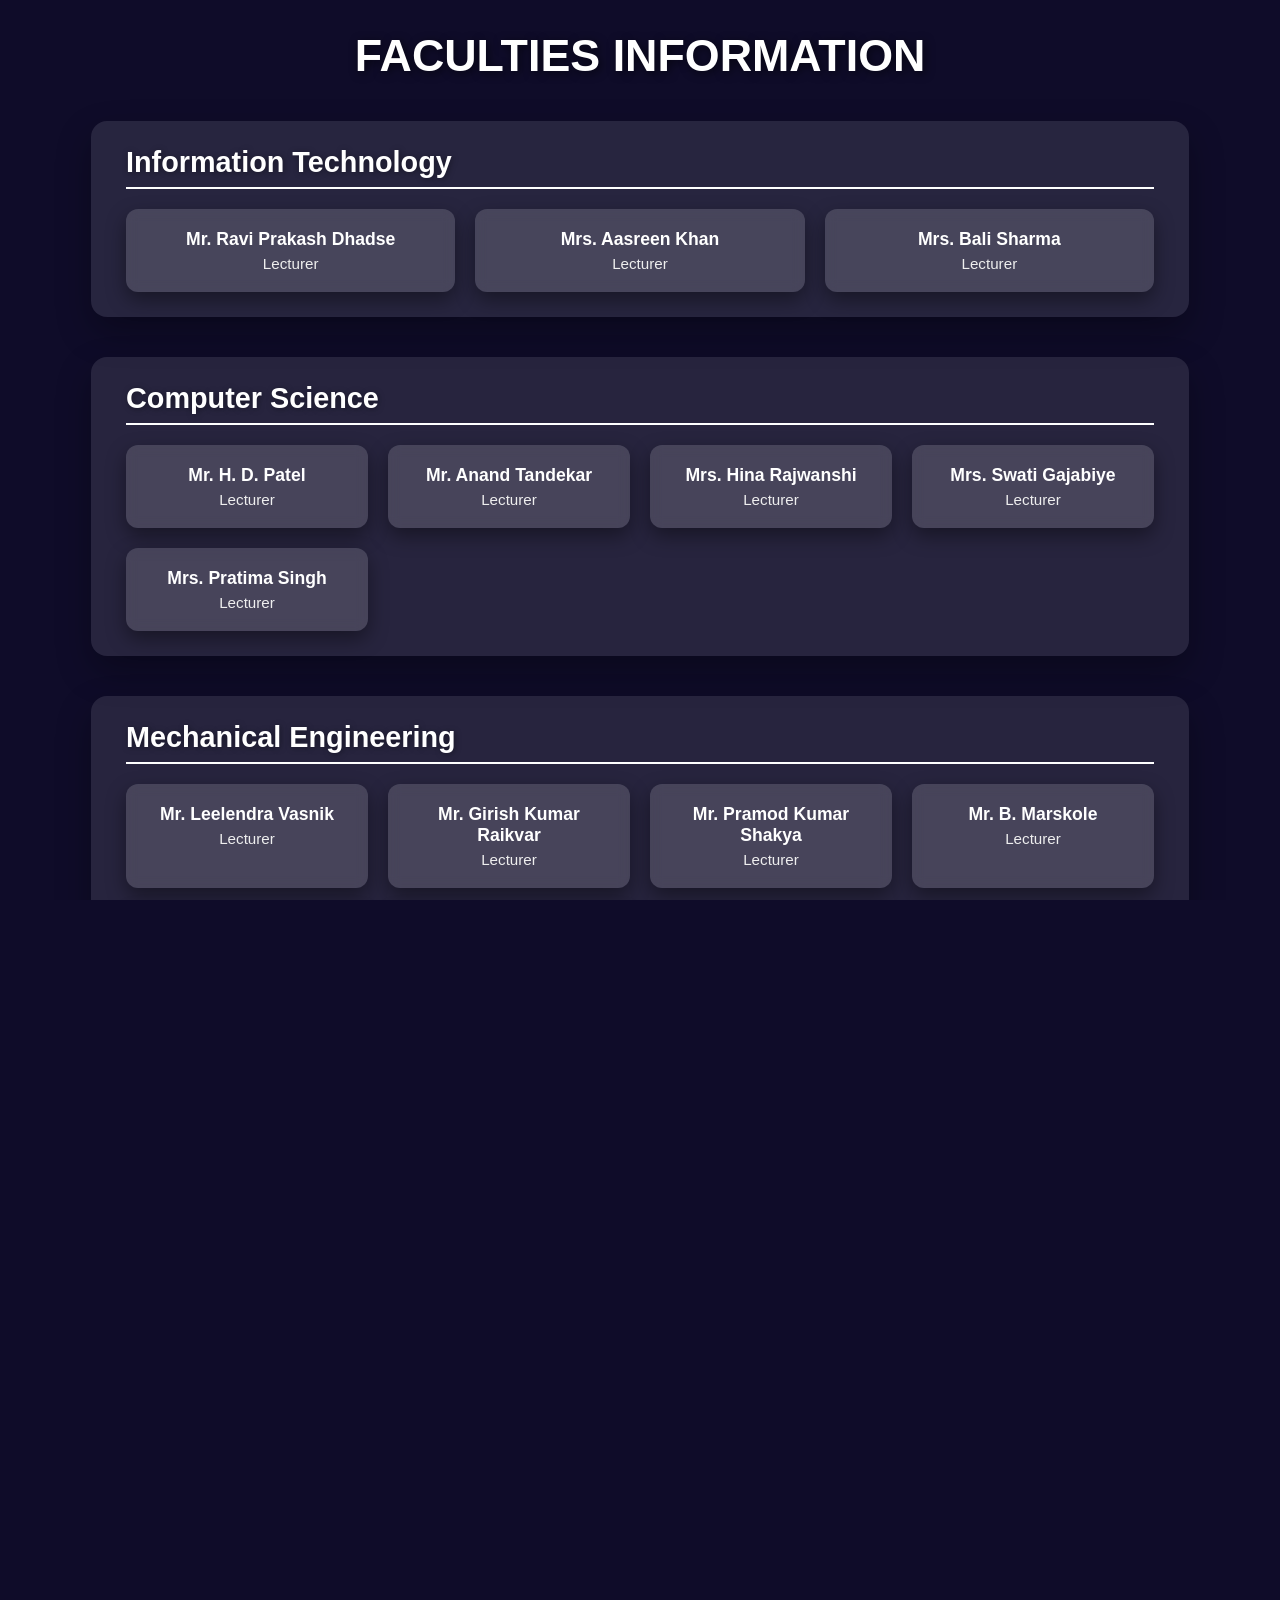
<file: College Website Major Project/index.html>
<!DOCTYPE html>
<html lang="en">
<head>
  <meta charset="UTF-8" />
  <meta name="viewport" content="width=device-width, initial-scale=1.0"/>
  <title>Faculty List - Branch Wise</title>
   <style>
    * {
      box-sizing: border-box;
      margin: 0;
      padding: 0;
      font-family: 'Poppins', sans-serif;
    }
    body, html {
      height: 100%;
      overflow-x: hidden;
    }
    body {
      position: relative;
      padding: 30px;
      background: #0f0c29;
      color: #fff;
    }
    .background {
      position: fixed;
      top: 0;
      left: 0;
      width: 100%;
      height: 100%;
      z-index: -1;
      background: linear-gradient(-45deg, #ff9a9e, #fad0c4, #a1c4fd, #c2e9fb);
      background-size: 400% 400%;
      animation: gradientBG 15s ease infinite;
    }
    @keyframes gradientBG {
      0% {
        background-position: 0% 50%;
      }
      50% {
        background-position: 100% 50%;
      }
      100% {
        background-position: 0% 50%;
      }
    }
    h1 {
      text-align: center;
      margin-bottom: 40px;
      font-size: 2.8em;
      text-shadow: 2px 2px 10px rgba(0, 0, 0, 0.6);
    }
    .section {
      background-color: rgba(255, 255, 255, 0.1);
      border-radius: 16px;
      padding: 25px 35px;
      margin: 40px auto;
      box-shadow: 0 15px 35px rgba(0, 0, 0, 0.3);
      width: 90%;
      max-width: 1100px;
      animation: fadeSlideIn 1s ease-in-out both;
    }
    .section h2 {
      font-size: 1.8em;
      margin-bottom: 20px;
      border-bottom: 2px solid #fff;
      padding-bottom: 8px;
      text-shadow: 1px 1px 6px rgba(0, 0, 0, 0.4);
    }
    .cards {
      display: grid;
      grid-template-columns: repeat(auto-fit, minmax(220px, 1fr));
      gap: 20px;
    }
    .card {
      background: rgba(255, 255, 255, 0.15);
      padding: 20px;
      border-radius: 12px;
      box-shadow: 0 8px 20px rgba(0,0,0,0.4);
      text-align: center;
      transition: transform 0.3s ease, box-shadow 0.3s ease;
      animation: zoomIn 0.6s ease-out both;
      backdrop-filter: blur(6px);
    }
    .card:hover {
      transform: scale(1.05);
      box-shadow: 0 12px 25px rgba(0,0,0,0.6);
    }
    .name {
      font-size: 1.1em;
      font-weight: bold;
      margin-bottom: 5px;
    }
    .role {
      font-size: 0.95em;
      color: #eee;
    }
    @keyframes fadeSlideIn {
      0% {
        opacity: 0;
        transform: translateY(30px);
      }
      100% {
        opacity: 1;
        transform: translateY(0);
      }
    }
    @keyframes zoomIn {
      0% {
        opacity: 0;
        transform: scale(0.95);
      }
      100% {
        opacity: 1;
        transform: scale(1);
      }
    }
  </style>
</head>
<body>
  <h1>FACULTIES INFORMATION</h1>
  

  <!-- Information Technology -->
  <div class="section">
    <h2>Information Technology</h2>
    <div class="cards">
      <div class="card"><div class="name">Mr. Ravi Prakash Dhadse</div><div class="role">Lecturer</div></div>
      <div class="card"><div class="name">Mrs. Aasreen Khan</div><div class="role">Lecturer</div></div>
      <div class="card"><div class="name">Mrs. Bali Sharma</div><div class="role">Lecturer</div></div>
    </div>
  </div>

  <!-- Computer Science -->
  <div class="section">
    <h2>Computer Science</h2>
    <div class="cards">
      <div class="card"><div class="name">Mr. H. D. Patel</div><div class="role">Lecturer</div></div>
      <div class="card"><div class="name">Mr. Anand Tandekar</div><div class="role">Lecturer</div></div>
      <div class="card"><div class="name">Mrs. Hina Rajwanshi</div><div class="role">Lecturer</div></div>
      <div class="card"><div class="name">Mrs. Swati Gajabiye</div><div class="role">Lecturer</div></div>
      <div class="card"><div class="name">Mrs. Pratima Singh</div><div class="role">Lecturer</div></div>
    </div>
  </div>

  <!-- Mechanical Engineering -->
  <div class="section">
    <h2>Mechanical Engineering</h2>
    <div class="cards">
      
      <div class="card"><div class="name">Mr. Leelendra Vasnik</div><div class="role">Lecturer</div></div>
      <div class="card"><div class="name">Mr. Girish Kumar Raikvar</div><div class="role">Lecturer</div></div>
      <div class="card"><div class="name">Mr. Pramod Kumar Shakya</div><div class="role">Lecturer</div></div>
      <div class="card"><div class="name">Mr. B. Marskole</div><div class="role">Lecturer</div></div>
      <div class="card"><div class="name">Mr. Umesh Dehariya</div><div class="role">Lecturer</div></div>
      <div class="card"><div class="name">Mr. J. P. Mathiya</div><div class="role">Lecturer</div></div>
    
    </div>
  </div>

  <!-- Civil Engineering -->
  <div class="section">
    <h2>Civil Engineering</h2>
    <div class="cards">
      <div class="card"><div class="name">Mrs. Ritu Malviya</div><div class="role">Lecturer</div></div>
      <div class="card"><div class="name">Mrs. Prabha Uikey</div><div class="role">Lecturer</div></div>
    </div>
  </div>

  <!-- Electrical Engineering -->
  <div class="section">
    <h2>Electrical Engineering</h2>
    <div class="cards">
      
      <div class="card"><div class="name">Mr. Mukesh Nag</div><div class="role">Lecturer</div></div>
       <div class="card"><div class="name">Mr. Lalit Prajapati</div><div class="role">Lecturer</div></div>
        <div class="card"><div class="name">Mr. Pawan Parteti</div><div class="role">Lecturer</div></div>
        <div class="card"><div class="name">Mrs. Anuradha</div><div class="role">Lecturer</div></div>
    </div>
  </div>

  <!-- Mining Engineering -->
  <div class="section">
    <h2>Mining Engineering</h2>
    <div class="cards">
      <div class="card"><div class="name">Mr. Kundan Singh</div><div class="role">Lecturer</div></div>
      <div class="card"><div class="name">Mr. Manish Ghai</div><div class="role">Lecturer</div></div>
      
    </div>
  </div>

  <!-- Chemical Engineering -->
  <div class="section">
    <h2>Chemical Engineering</h2>
    <div class="cards">
      <div class="card"><div class="name">Mrs. Kanta Devi</div><div class="role">Lecturer</div></div>
      <div class="card"><div class="name">Mr. Rajesh Shukla</div><div class="role">Lecturer</div></div>
    </div>
  </div>

  <!-- Physics & Math -->
  <div class="section">
    <h2>General Section</h2>
    <div class="cards">
      <div class="card"><div class="name">Mrs. Poonam Sharma</div><div class="role">Lecturer, Physics</div></div>
      <div class="card"><div class="name">Mr. Pappu Singh Rawat</div><div class="role">Lecturer, Mathematics</div></div>
  <div class="card"><div class="name">Mr. Deepak Bhavsar</div><div class="role">Lecturer, Mathamiatics</div></div>
  <div class="card"><div class="name">Mrs.Nidhi</div><div class="role">Lecturer, English</div></div>
  
    </div>
  </div>

  <!-- Administrative Staff -->
  <div class="section">
    <h2>Administrative Staff</h2>
    <div class="cards">
      <div class="card"><div class="name">Mr. U. K. Kurane</div><div class="role">Training Officer</div></div>
      <div class="card"><div class="name">Mr. R. K. Balapandey</div><div class="role">Training Officer</div></div>
      <div class="card"><div class="name">Mr. J. A. Manjurewar</div><div class="role">Demonstrator</div></div>
      <div class="card"><div class="name">Mr. D. R. Kamde</div><div class="role">Demonstrator</div></div>
      <div class="card"><div class="name">Mr. Deepak Ghatode</div><div class="role">Demonstrator</div></div>
      <div class="card"><div class="name">Mr. C. S. Bharti</div><div class="role">Demonstrator</div></div>
      <div class="card"><div class="name">Mr. A. K. Ramani</div><div class="role">Assistant, Self-Financed</div></div>
    </div>
  </div>

  <!-- Workshop Instructors -->
  <div class="section">
    <h2>Workshop Instructors</h2>
    <div class="cards">
      <div class="card"><div class="name">Mr. K. L. Jawarkar</div><div class="role">Workshop Instructor</div></div>
      <div class="card"><div class="name">Mr. H. B. Lokhande</div><div class="role">Workshop Instructor</div></div>
      <div class="card"><div class="name">Mr. E. Minj</div><div class="role">Workshop Instructor</div></div>
      <div class="card"><div class="name">Mr. S. K. Karosiya</div><div class="role">Workshop Instructor</div></div>
      <div class="card"><div class="name">Mr. Manoj Soni</div><div class="role">Workshop Instructor</div></div>
      <div class="card"><div class="name">Mr. Chandra Kishor Morley</div><div class="role">Workshop Instructor</div></div>
    </div>
  </div>

  <!-- Lab Technicians -->
  <div class="section">
    <h2>Lab Technicians</h2>
    <div class="cards">
      <div class="card"><div class="name">Mr. Sunil Singh</div><div class="role">Lab Technician</div></div>
      <div class="card"><div class="name">Mr. D. P. Dhok</div><div class="role">Lab Technician</div></div>
      <div class="card"><div class="name">Mrs. Kala Uikey</div><div class="role">Lab Technician</div></div>
      <div class="card"><div class="name">Mr. Nitesh Bhangre</div><div class="role">Lab Technician</div></div>
      <div class="card"><div class="name">Mr. Vilas Thakare</div><div class="role">Lab Technician</div></div>
      <div class="card"><div class="name">Mr. Rajendra Deshmukh</div><div class="role">Lab Technician</div></div>
    </div>
  </div>

</body>
</html>
</file>
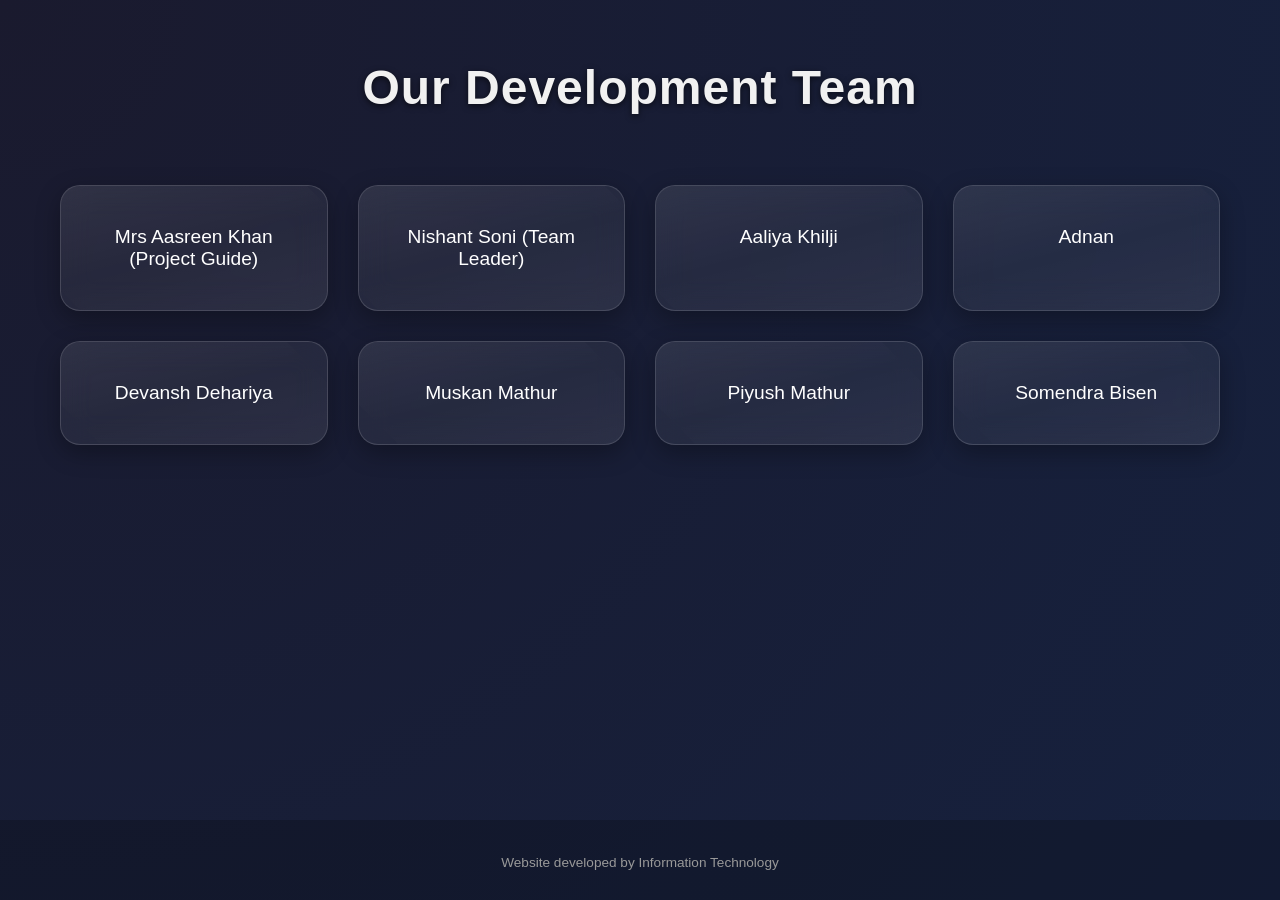
<file: College Website Major Project/index321.html>
<!DOCTYPE html>
<html lang="en">
<head>
  <meta charset="UTF-8" />
  <meta name="viewport" content="width=device-width, initial-scale=1.0"/>
  <title>Our Development Team</title>
  <style>
    * {
      box-sizing: border-box;
      margin: 0;
      padding: 0;
    }

    body {
      font-family: 'Segoe UI', Tahoma, Geneva, Verdana, sans-serif;
      background: radial-gradient(circle at top left, #1a1a2e, #16213e);
      color: #fff;
      min-height: 100vh;
      display: flex;
      flex-direction: column;
    }

    header {
      text-align: center;
      padding: 60px 20px 30px;
    }

    header h1 {
      font-size: 3rem;
      font-weight: 700;
      color: #f1f1f1;
      letter-spacing: 1px;
      text-shadow: 0 2px 6px rgba(0,0,0,0.6);
    }

    .team-container {
      display: grid;
      grid-template-columns: repeat(auto-fit, minmax(240px, 1fr));
      gap: 30px;
      padding: 40px 20px;
      width: 100%;
      max-width: 1200px;
      margin: 0 auto;
    }

    .team-member {
      background: rgba(255, 255, 255, 0.06);
      backdrop-filter: blur(15px);
      border-radius: 20px;
      padding: 40px 20px;
      text-align: center;
      font-size: 1.2rem;
      font-weight: 500;
      color: #ffffff;
      border: 1px solid rgba(255, 255, 255, 0.15);
      box-shadow: 0 8px 24px rgba(0,0,0,0.3);
      transition: transform 0.3s ease, box-shadow 0.3s ease, background 0.3s;
      position: relative;
      overflow: hidden;
    }

    .team-member::before {
      content: '';
      position: absolute;
      top: -50%;
      left: -50%;
      width: 200%;
      height: 200%;
      background: linear-gradient(120deg, rgba(255,255,255,0.15), transparent, rgba(255,255,255,0.1));
      transform: rotate(45deg);
      pointer-events: none;
    }

    .team-member:hover {
      transform: translateY(-10px);
      box-shadow: 0 16px 32px rgba(0,0,0,0.4);
      background: rgba(255, 255, 255, 0.08);
    }

    footer {
      text-align: center;
      padding: 30px 20px;
      font-size: 0.95rem;
      background-color: rgba(0, 0, 0, 0.2);
      margin-top: auto;
      color: #aaa;
    }

    footer span {
      display: block;
      font-size: 0.85rem;
      margin-top: 5px;
      color: #999;
    }
  </style>
</head>
<body>

  <header>
    <h1>Our Development Team</h1>
  </header>

  <section class="team-container" id="team">
    <!-- Team member names will be inserted here -->
  </section>

  <footer>
    <span>Website developed by Information Technology</span>
  </footer>

  <script>
    const names = [
 "Mrs Aasreen Khan (Project Guide)",
      "Nishant Soni (Team Leader)",
      "Aaliya Khilji",
      "Adnan",
      "Devansh Dehariya",
      "Muskan Mathur",
      "Piyush Mathur",
      "Somendra Bisen"
    ];

    const container = document.getElementById("team");

    names.forEach(name => {
      const div = document.createElement("div");
      div.className = "team-member";
      div.textContent = name;
      container.appendChild(div);
    });
  </script>

</body>
</html>
</file>
